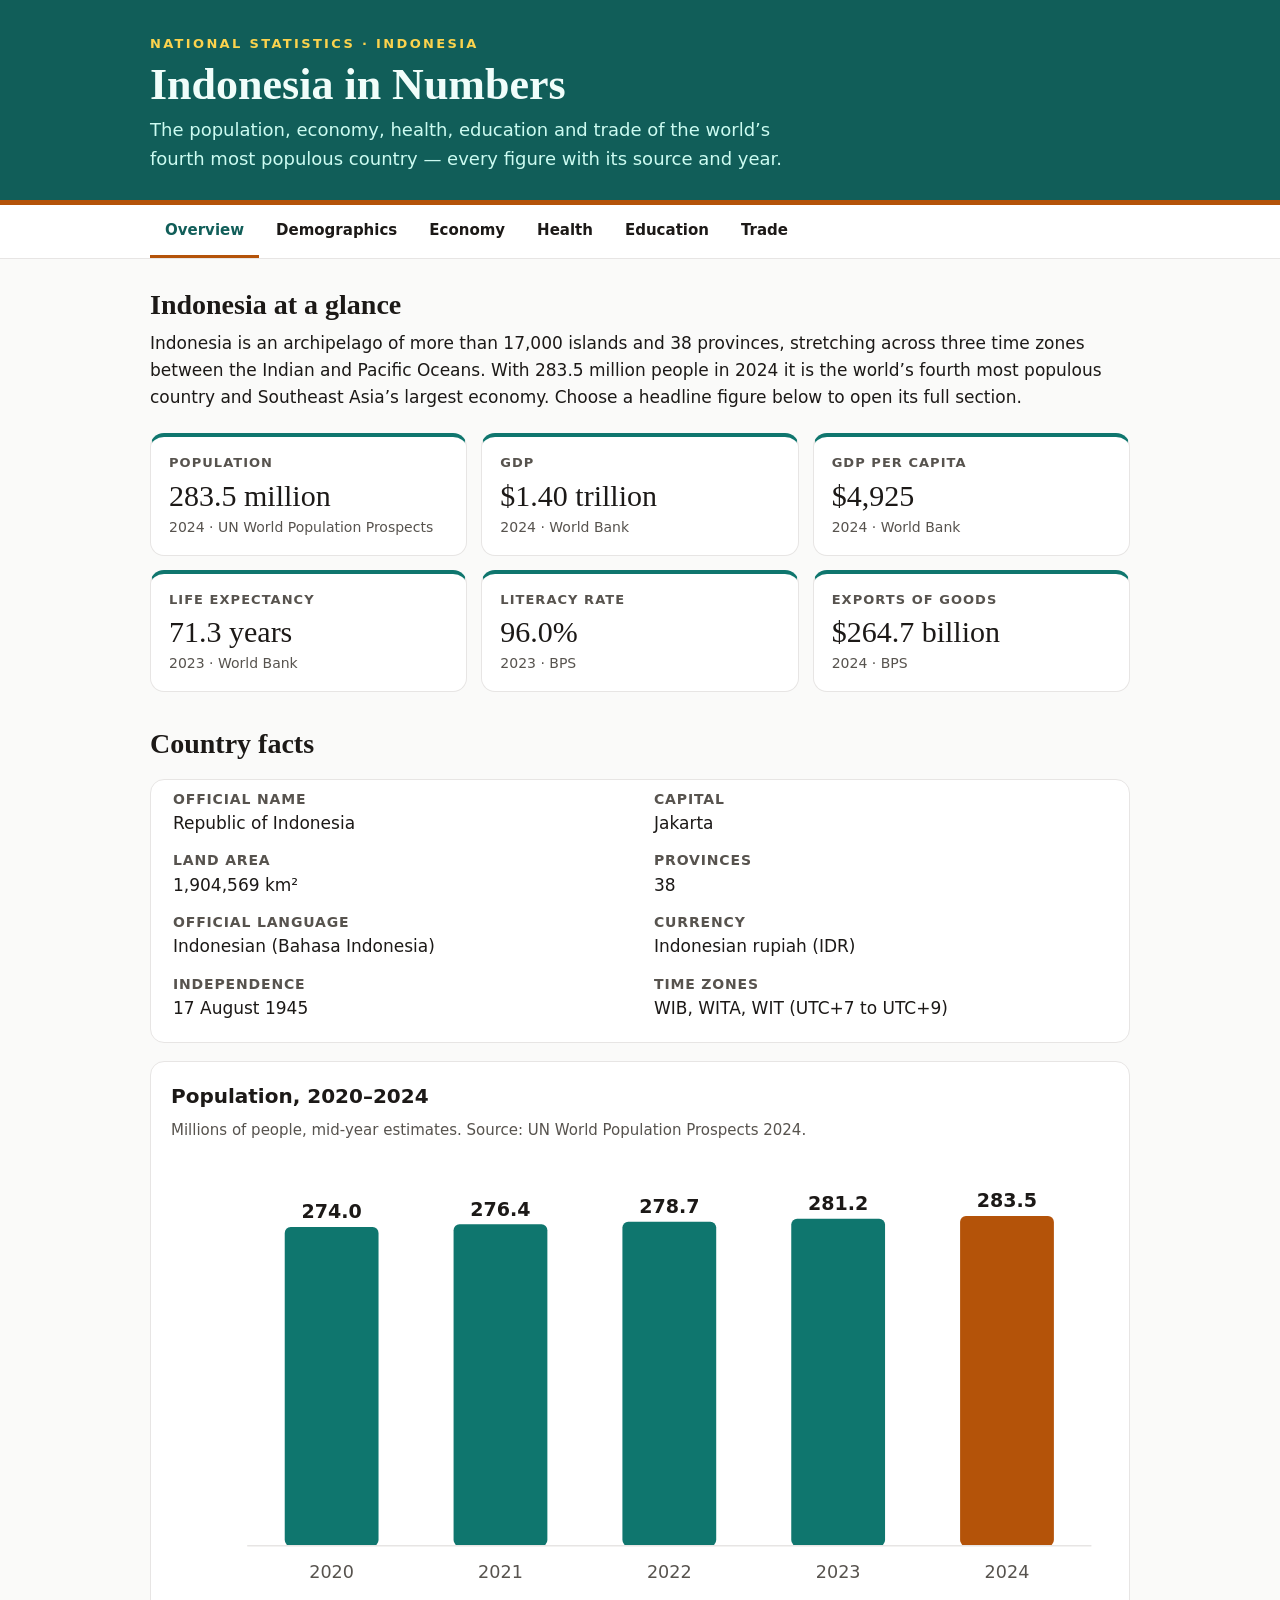
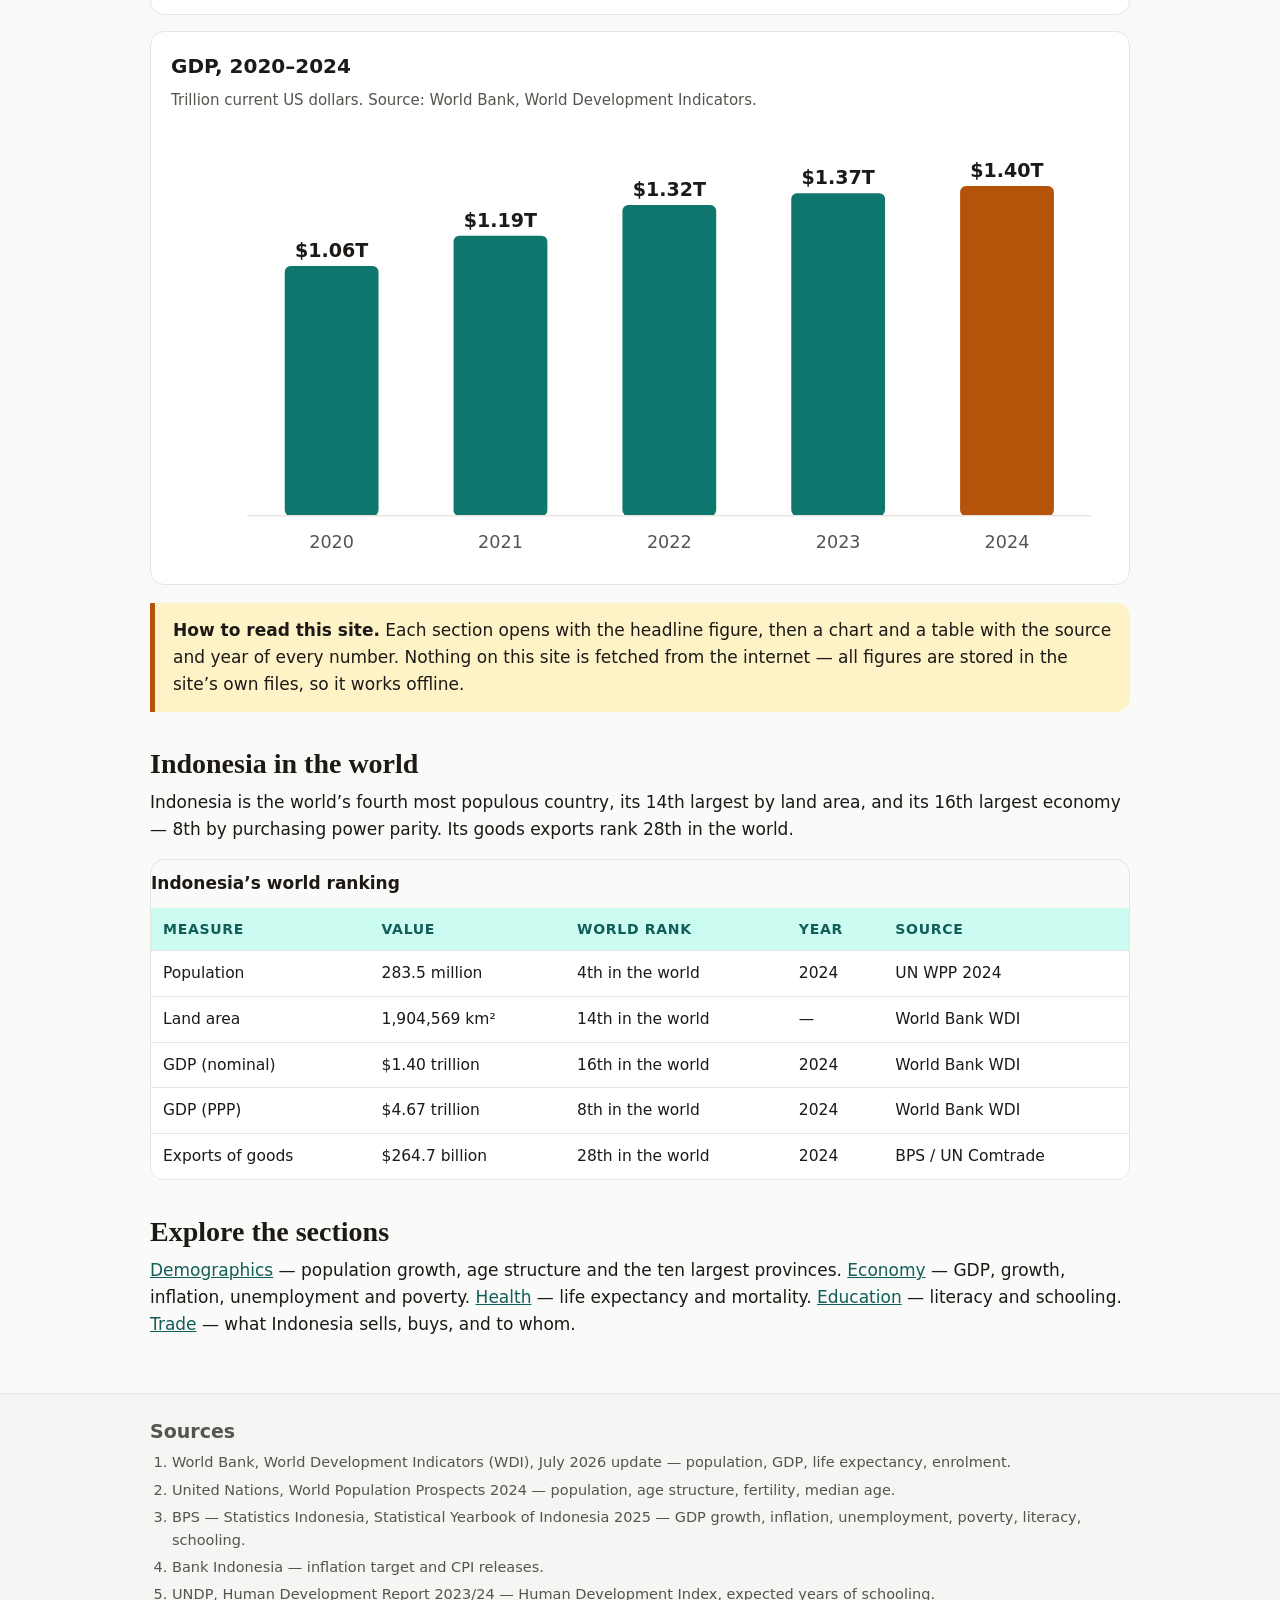
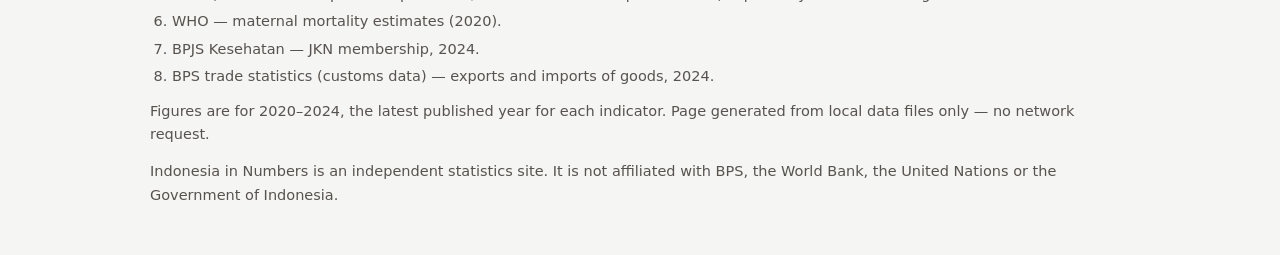
<file: app/index.html>
<!DOCTYPE html>
<html lang="en">
<head>
<meta charset="utf-8">
<meta name="viewport" content="width=device-width, initial-scale=1">
<title>Indonesia in Numbers — National Statistics of Indonesia</title>
<meta name="description" content="Population, economy, health, education and trade statistics for Indonesia, with real figures, sources and years.">
<link rel="stylesheet" href="style.css">
</head>
<body data-page="overview">
<header class="masthead">
  <div class="wrap">
    <p class="kicker">National Statistics · Indonesia</p>
    <h1>Indonesia in Numbers</h1>
    <p class="lede">The population, economy, health, education and trade of the world&rsquo;s fourth most populous country — every figure with its source and year.</p>
  </div>
</header>
<nav class="nav" aria-label="Sections">
  <div class="wrap">
    <ul>
      <li><a href="index.html" aria-current="page">Overview</a></li>
      <li><a href="demographics.html">Demographics</a></li>
      <li><a href="economy.html">Economy</a></li>
      <li><a href="health.html">Health</a></li>
      <li><a href="education.html">Education</a></li>
      <li><a href="trade.html">Trade</a></li>
    </ul>
  </div>
</nav>
<main>
  <div class="wrap">
    <h2>Indonesia at a glance</h2>
    <p>Indonesia is an archipelago of more than 17,000 islands and 38 provinces, stretching across three time zones between the Indian and Pacific Oceans. With 283.5 million people in 2024 it is the world&rsquo;s fourth most populous country and Southeast Asia&rsquo;s largest economy. Choose a headline figure below to open its full section.</p>

    <div class="kpis">
      <a class="kpi" href="demographics.html"><span class="kpi-label">Population</span><span class="kpi-value">283.5 million</span><span class="kpi-detail">2024 · UN World Population Prospects</span></a>
      <a class="kpi" href="economy.html"><span class="kpi-label">GDP</span><span class="kpi-value">$1.40 trillion</span><span class="kpi-detail">2024 · World Bank</span></a>
      <a class="kpi" href="economy.html"><span class="kpi-label">GDP per capita</span><span class="kpi-value">$4,925</span><span class="kpi-detail">2024 · World Bank</span></a>
      <a class="kpi" href="health.html"><span class="kpi-label">Life expectancy</span><span class="kpi-value">71.3 years</span><span class="kpi-detail">2023 · World Bank</span></a>
      <a class="kpi" href="education.html"><span class="kpi-label">Literacy rate</span><span class="kpi-value">96.0%</span><span class="kpi-detail">2023 · BPS</span></a>
      <a class="kpi" href="trade.html"><span class="kpi-label">Exports of goods</span><span class="kpi-value">$264.7 billion</span><span class="kpi-detail">2024 · BPS</span></a>
    </div>

    <h2>Country facts</h2>
    <dl class="facts">
      <div><dt>Official name</dt><dd>Republic of Indonesia</dd></div>
      <div><dt>Capital</dt><dd>Jakarta</dd></div>
      <div><dt>Land area</dt><dd>1,904,569 km&sup2;</dd></div>
      <div><dt>Provinces</dt><dd>38</dd></div>
      <div><dt>Official language</dt><dd>Indonesian (Bahasa Indonesia)</dd></div>
      <div><dt>Currency</dt><dd>Indonesian rupiah (IDR)</dd></div>
      <div><dt>Independence</dt><dd>17 August 1945</dd></div>
      <div><dt>Time zones</dt><dd>WIB, WITA, WIT (UTC+7 to UTC+9)</dd></div>
    </dl>

    <div class="chart-card">
      <h3>Population, 2020–2024</h3>
      <p class="section-note">Millions of people, mid-year estimates. Source: UN World Population Prospects 2024.</p>
      <div id="chart-population"></div>
    </div>

    <div class="chart-card">
      <h3>GDP, 2020–2024</h3>
      <p class="section-note">Trillion current US dollars. Source: World Bank, World Development Indicators.</p>
      <div id="chart-gdp"></div>
    </div>

    <div class="callout">
      <p><strong>How to read this site.</strong> Each section opens with the headline figure, then a chart and a table with the source and year of every number. Nothing on this site is fetched from the internet — all figures are stored in the site&rsquo;s own files, so it works offline.</p>
    </div>

    <h2>Indonesia in the world</h2>
    <p>Indonesia is the world&rsquo;s fourth most populous country, its 14th largest by land area, and its 16th largest economy — 8th by purchasing power parity. Its goods exports rank 28th in the world.</p>
    <div class="table-card">
      <table>
        <caption>Indonesia&rsquo;s world ranking</caption>
        <thead><tr><th>Measure</th><th>Value</th><th>World rank</th><th>Year</th><th>Source</th></tr></thead>
        <tbody id="ranks-body"></tbody>
      </table>
    </div>

    <h2>Explore the sections</h2>
    <p><a href="demographics.html">Demographics</a> — population growth, age structure and the ten largest provinces. <a href="economy.html">Economy</a> — GDP, growth, inflation, unemployment and poverty. <a href="health.html">Health</a> — life expectancy and mortality. <a href="education.html">Education</a> — literacy and schooling. <a href="trade.html">Trade</a> — what Indonesia sells, buys, and to whom.</p>
  </div>
</main>
<footer class="site">
  <div class="wrap">
    <h2>Sources</h2>
    <ol id="sources-list"></ol>
    <p id="data-stamp"></p>
    <p>Indonesia in Numbers is an independent statistics site. It is not affiliated with BPS, the World Bank, the United Nations or the Government of Indonesia.</p>
  </div>
</footer>
<script src="data.js"></script>
<script src="charts.js"></script>
<script src="main.js"></script>
</body>
</html>
</file>
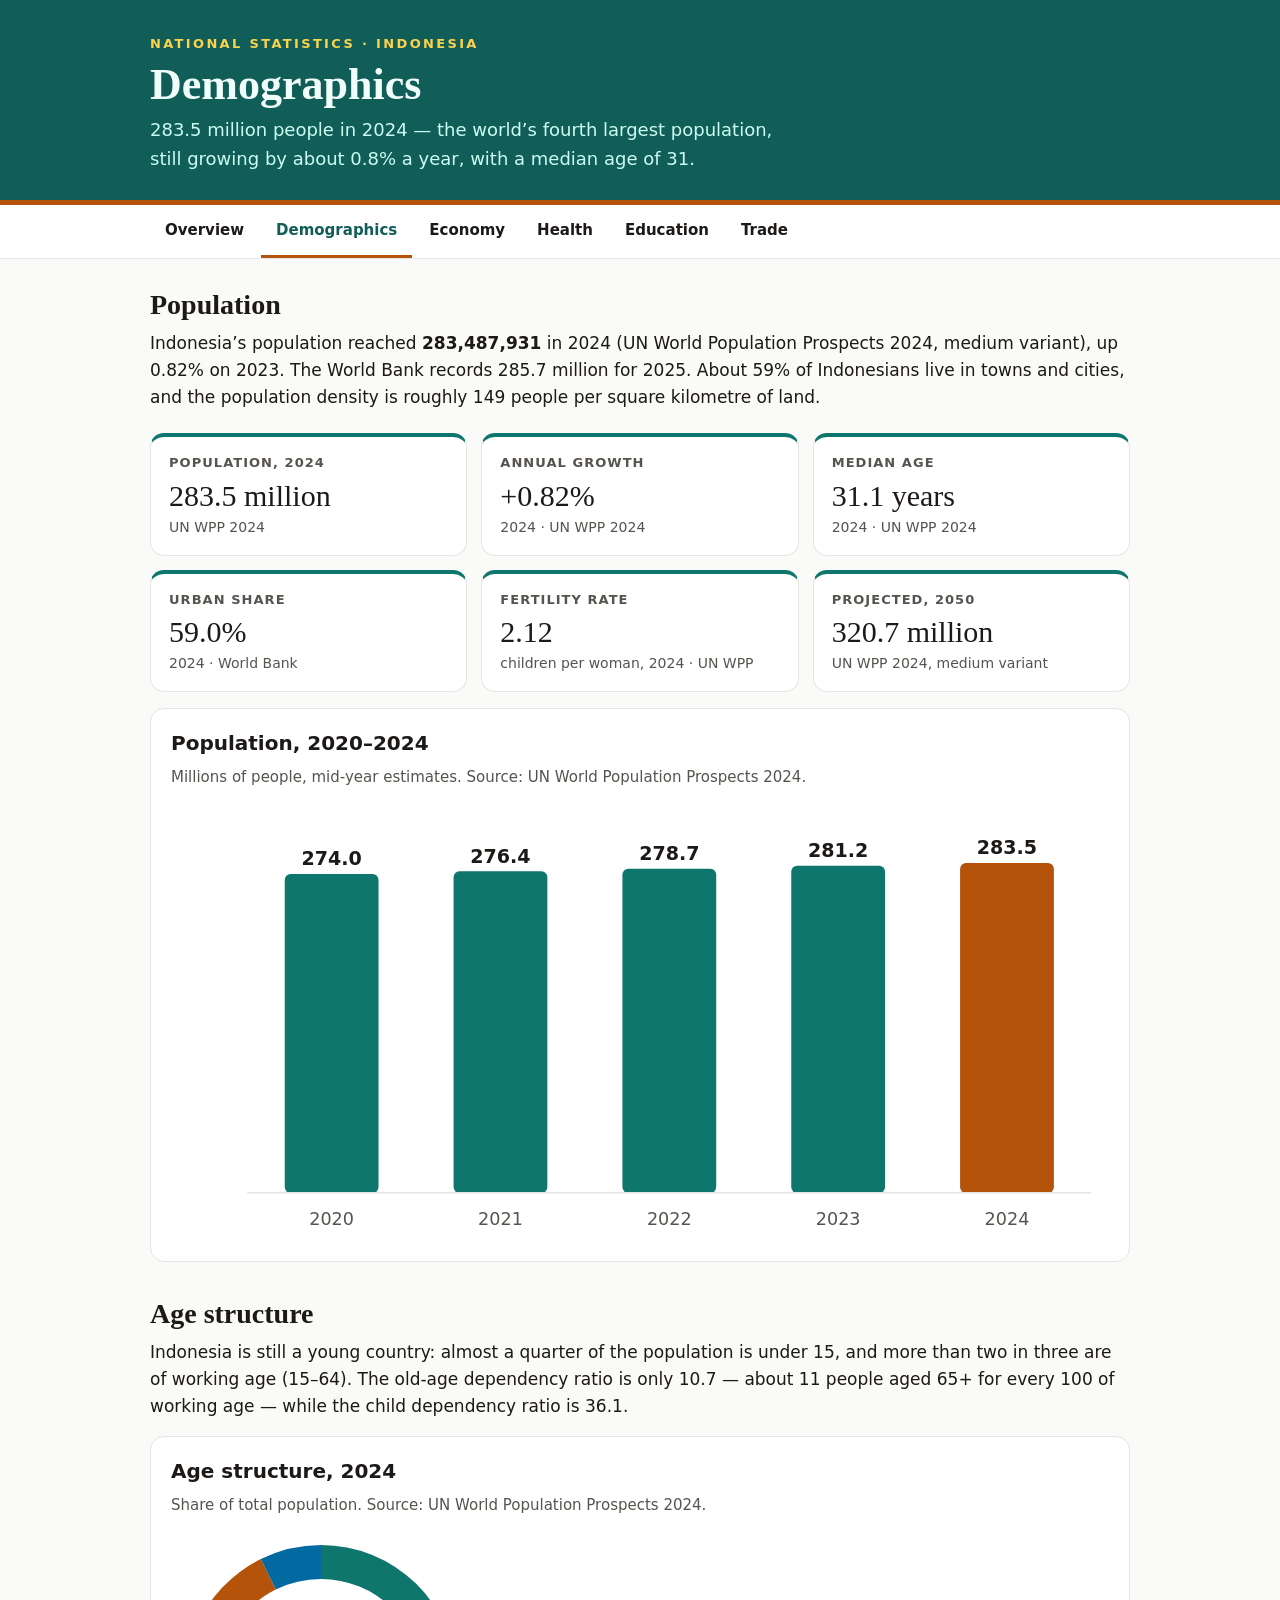
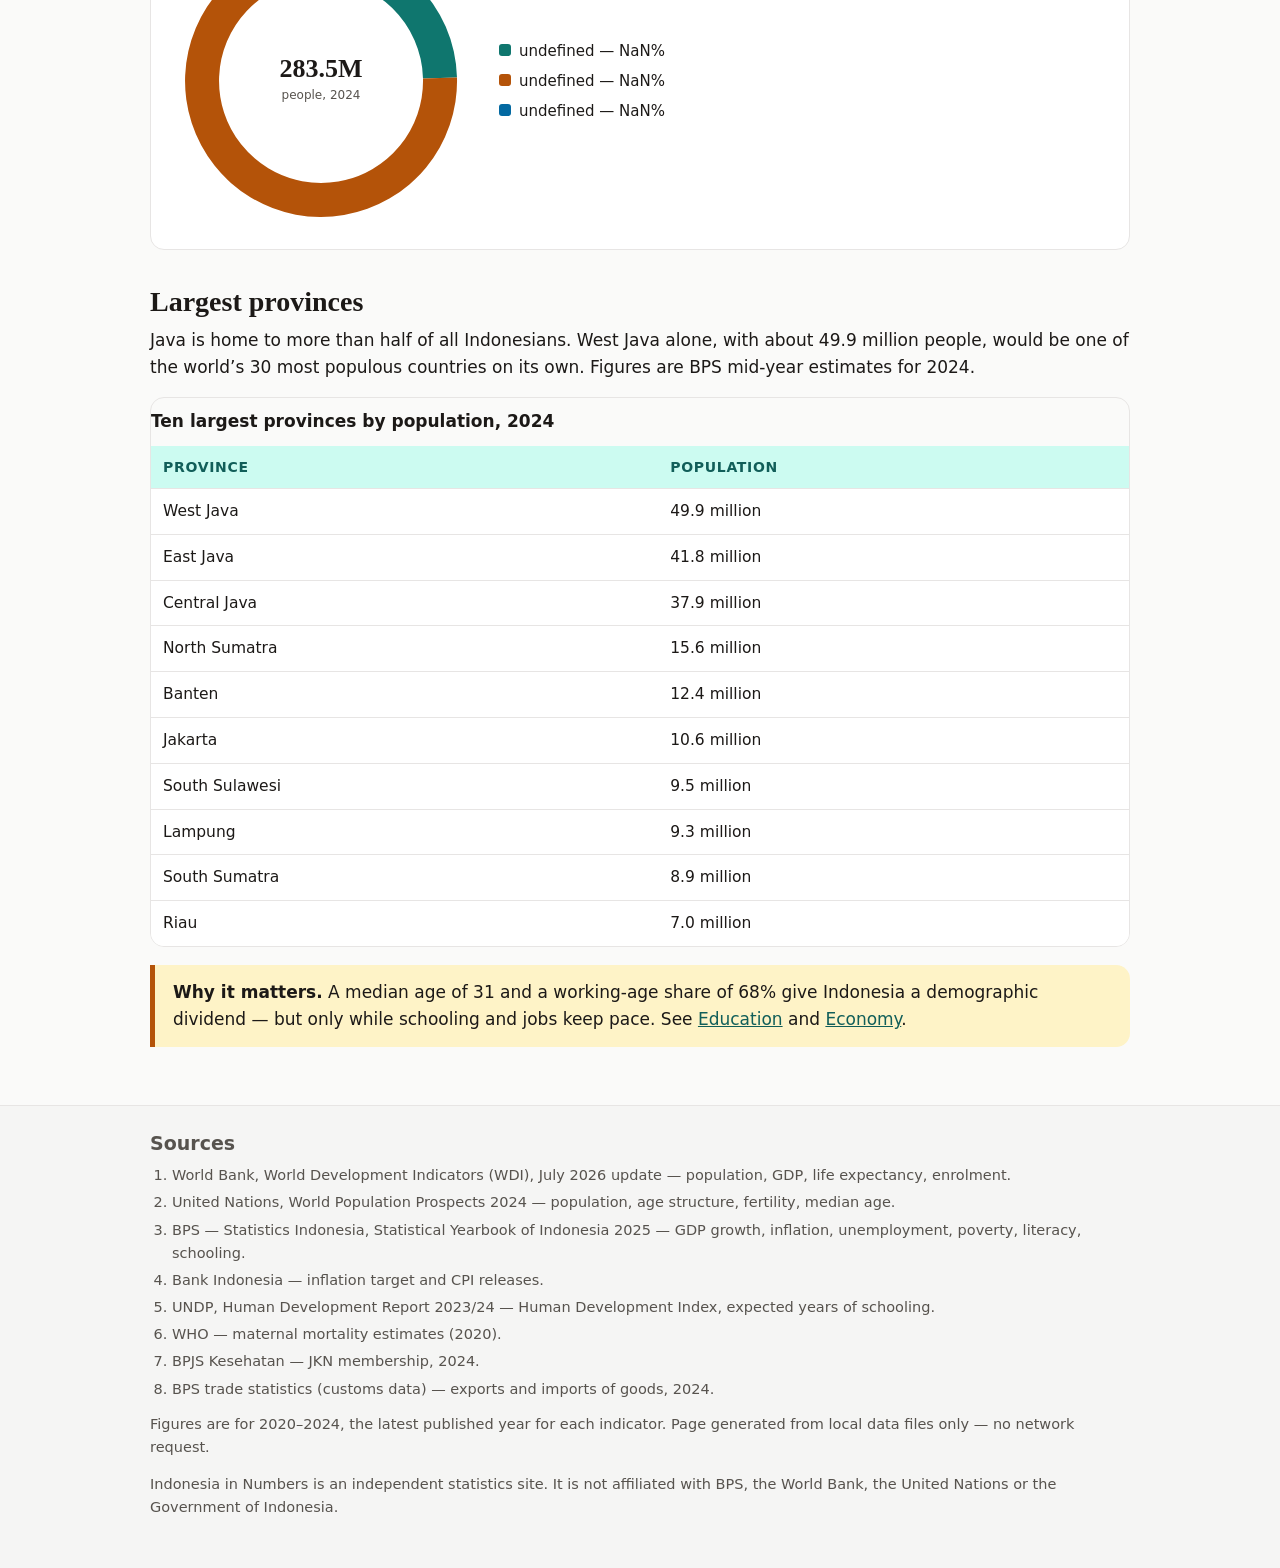
<file: app/demographics.html>
<!DOCTYPE html>
<html lang="en">
<head>
<meta charset="utf-8">
<meta name="viewport" content="width=device-width, initial-scale=1">
<title>Demographics — Indonesia in Numbers</title>
<meta name="description" content="Indonesia's population: 283.5 million people in 2024, age structure, growth and the largest provinces.">
<link rel="stylesheet" href="style.css">
</head>
<body data-page="demographics">
<header class="masthead">
  <div class="wrap">
    <p class="kicker">National Statistics · Indonesia</p>
    <h1>Demographics</h1>
    <p class="lede">283.5 million people in 2024 — the world&rsquo;s fourth largest population, still growing by about 0.8% a year, with a median age of 31.</p>
  </div>
</header>
<nav class="nav" aria-label="Sections">
  <div class="wrap">
    <ul>
      <li><a href="index.html">Overview</a></li>
      <li><a href="demographics.html" aria-current="page">Demographics</a></li>
      <li><a href="economy.html">Economy</a></li>
      <li><a href="health.html">Health</a></li>
      <li><a href="education.html">Education</a></li>
      <li><a href="trade.html">Trade</a></li>
    </ul>
  </div>
</nav>
<main>
  <div class="wrap">
    <h2>Population</h2>
    <p>Indonesia&rsquo;s population reached <strong>283,487,931</strong> in 2024 (UN World Population Prospects 2024, medium variant), up 0.82% on 2023. The World Bank records 285.7 million for 2025. About 59% of Indonesians live in towns and cities, and the population density is roughly 149 people per square kilometre of land.</p>

    <div class="kpis">
      <div class="kpi"><span class="kpi-label">Population, 2024</span><span class="kpi-value">283.5 million</span><span class="kpi-detail">UN WPP 2024</span></div>
      <div class="kpi"><span class="kpi-label">Annual growth</span><span class="kpi-value">+0.82%</span><span class="kpi-detail">2024 · UN WPP 2024</span></div>
      <div class="kpi"><span class="kpi-label">Median age</span><span class="kpi-value">31.1 years</span><span class="kpi-detail">2024 · UN WPP 2024</span></div>
      <div class="kpi"><span class="kpi-label">Urban share</span><span class="kpi-value">59.0%</span><span class="kpi-detail">2024 · World Bank</span></div>
      <div class="kpi"><span class="kpi-label">Fertility rate</span><span class="kpi-value">2.12</span><span class="kpi-detail">children per woman, 2024 · UN WPP</span></div>
      <div class="kpi"><span class="kpi-label">Projected, 2050</span><span class="kpi-value">320.7 million</span><span class="kpi-detail">UN WPP 2024, medium variant</span></div>
    </div>

    <div class="chart-card">
      <h3>Population, 2020–2024</h3>
      <p class="section-note">Millions of people, mid-year estimates. Source: UN World Population Prospects 2024.</p>
      <div id="chart-population"></div>
    </div>

    <h2>Age structure</h2>
    <p>Indonesia is still a young country: almost a quarter of the population is under 15, and more than two in three are of working age (15–64). The old-age dependency ratio is only 10.7 — about 11 people aged 65+ for every 100 of working age — while the child dependency ratio is 36.1.</p>
    <div class="chart-card">
      <h3>Age structure, 2024</h3>
      <p class="section-note">Share of total population. Source: UN World Population Prospects 2024.</p>
      <div class="donut-wrap" id="chart-age"></div>
    </div>

    <h2>Largest provinces</h2>
    <p>Java is home to more than half of all Indonesians. West Java alone, with about 49.9 million people, would be one of the world&rsquo;s 30 most populous countries on its own. Figures are BPS mid-year estimates for 2024.</p>
    <div class="table-card">
      <table>
        <caption>Ten largest provinces by population, 2024</caption>
        <thead><tr><th>Province</th><th>Population</th></tr></thead>
        <tbody id="provinces-body"></tbody>
      </table>
    </div>

    <div class="callout">
      <p><strong>Why it matters.</strong> A median age of 31 and a working-age share of 68% give Indonesia a demographic dividend — but only while schooling and jobs keep pace. See <a href="education.html">Education</a> and <a href="economy.html">Economy</a>.</p>
    </div>
  </div>
</main>
<footer class="site">
  <div class="wrap">
    <h2>Sources</h2>
    <ol id="sources-list"></ol>
    <p id="data-stamp"></p>
    <p>Indonesia in Numbers is an independent statistics site. It is not affiliated with BPS, the World Bank, the United Nations or the Government of Indonesia.</p>
  </div>
</footer>
<script src="data.js"></script>
<script src="charts.js"></script>
<script src="main.js"></script>
</body>
</html>
</file>
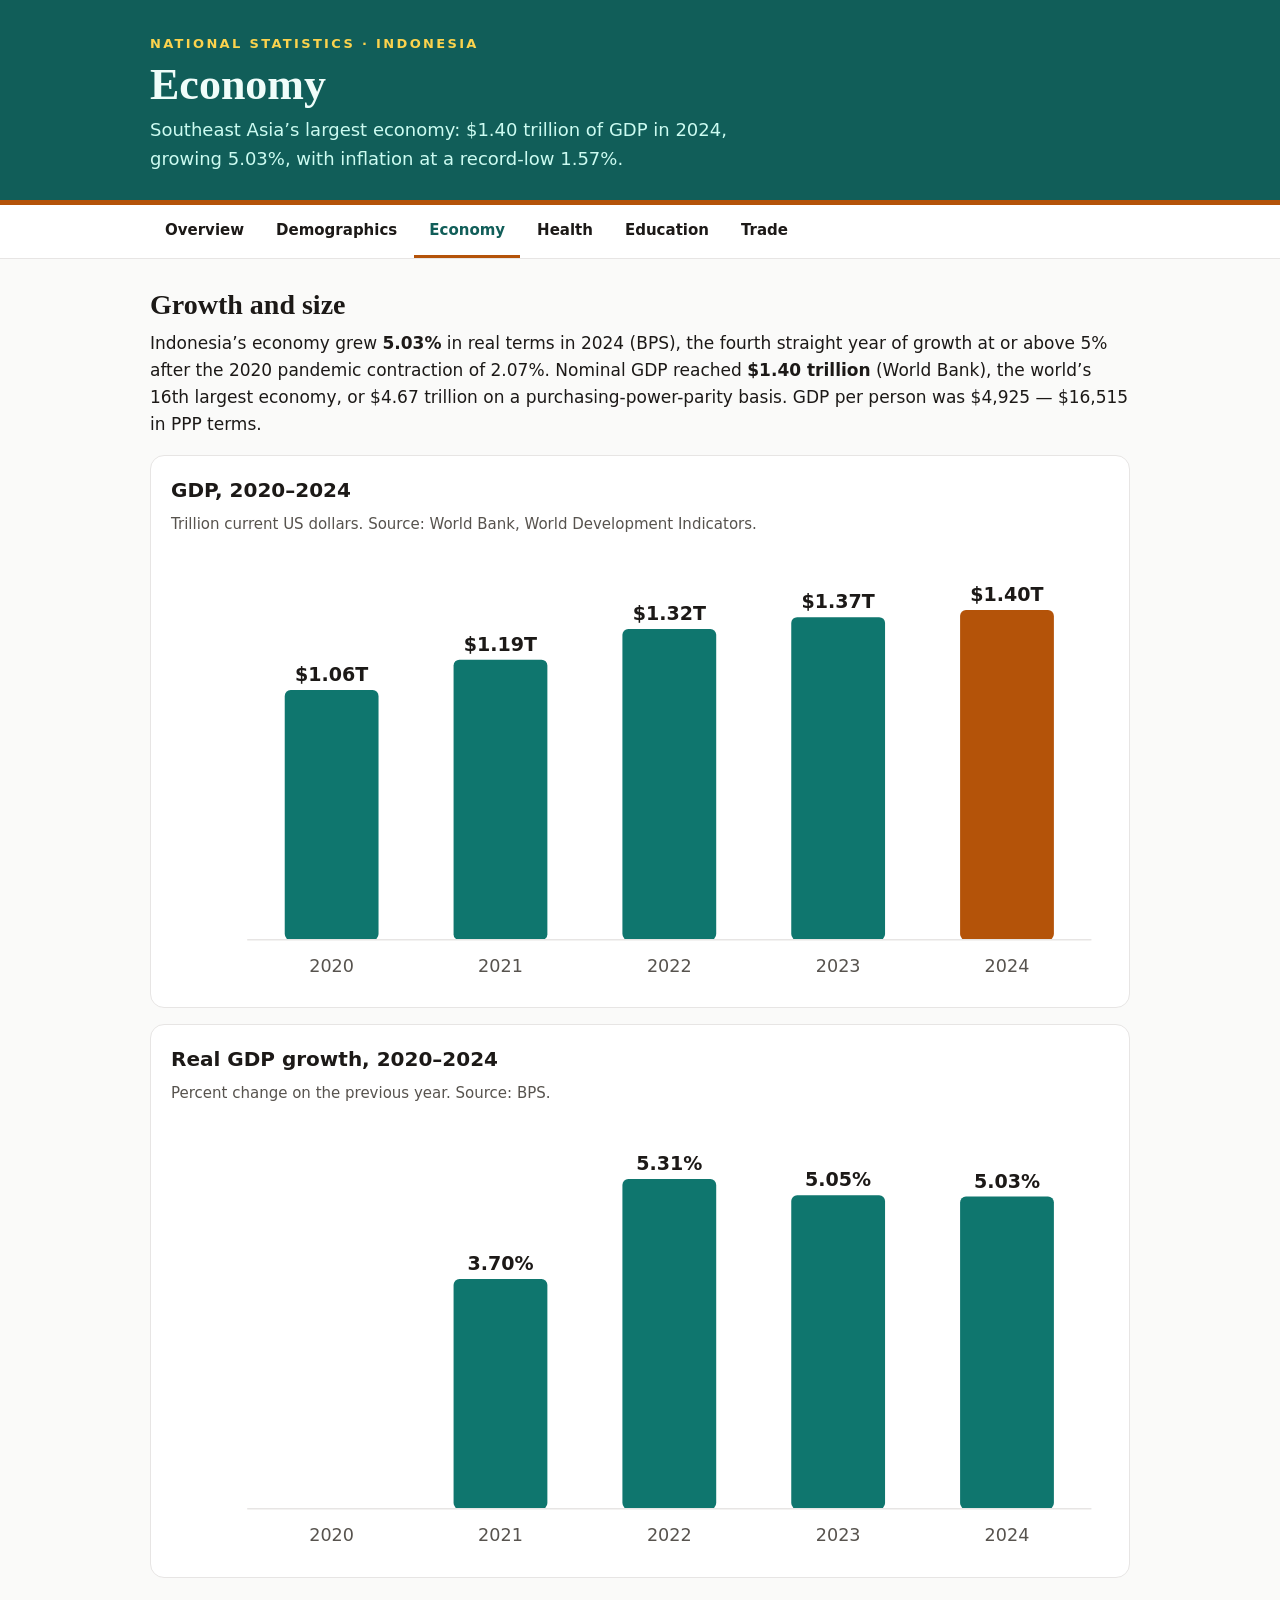
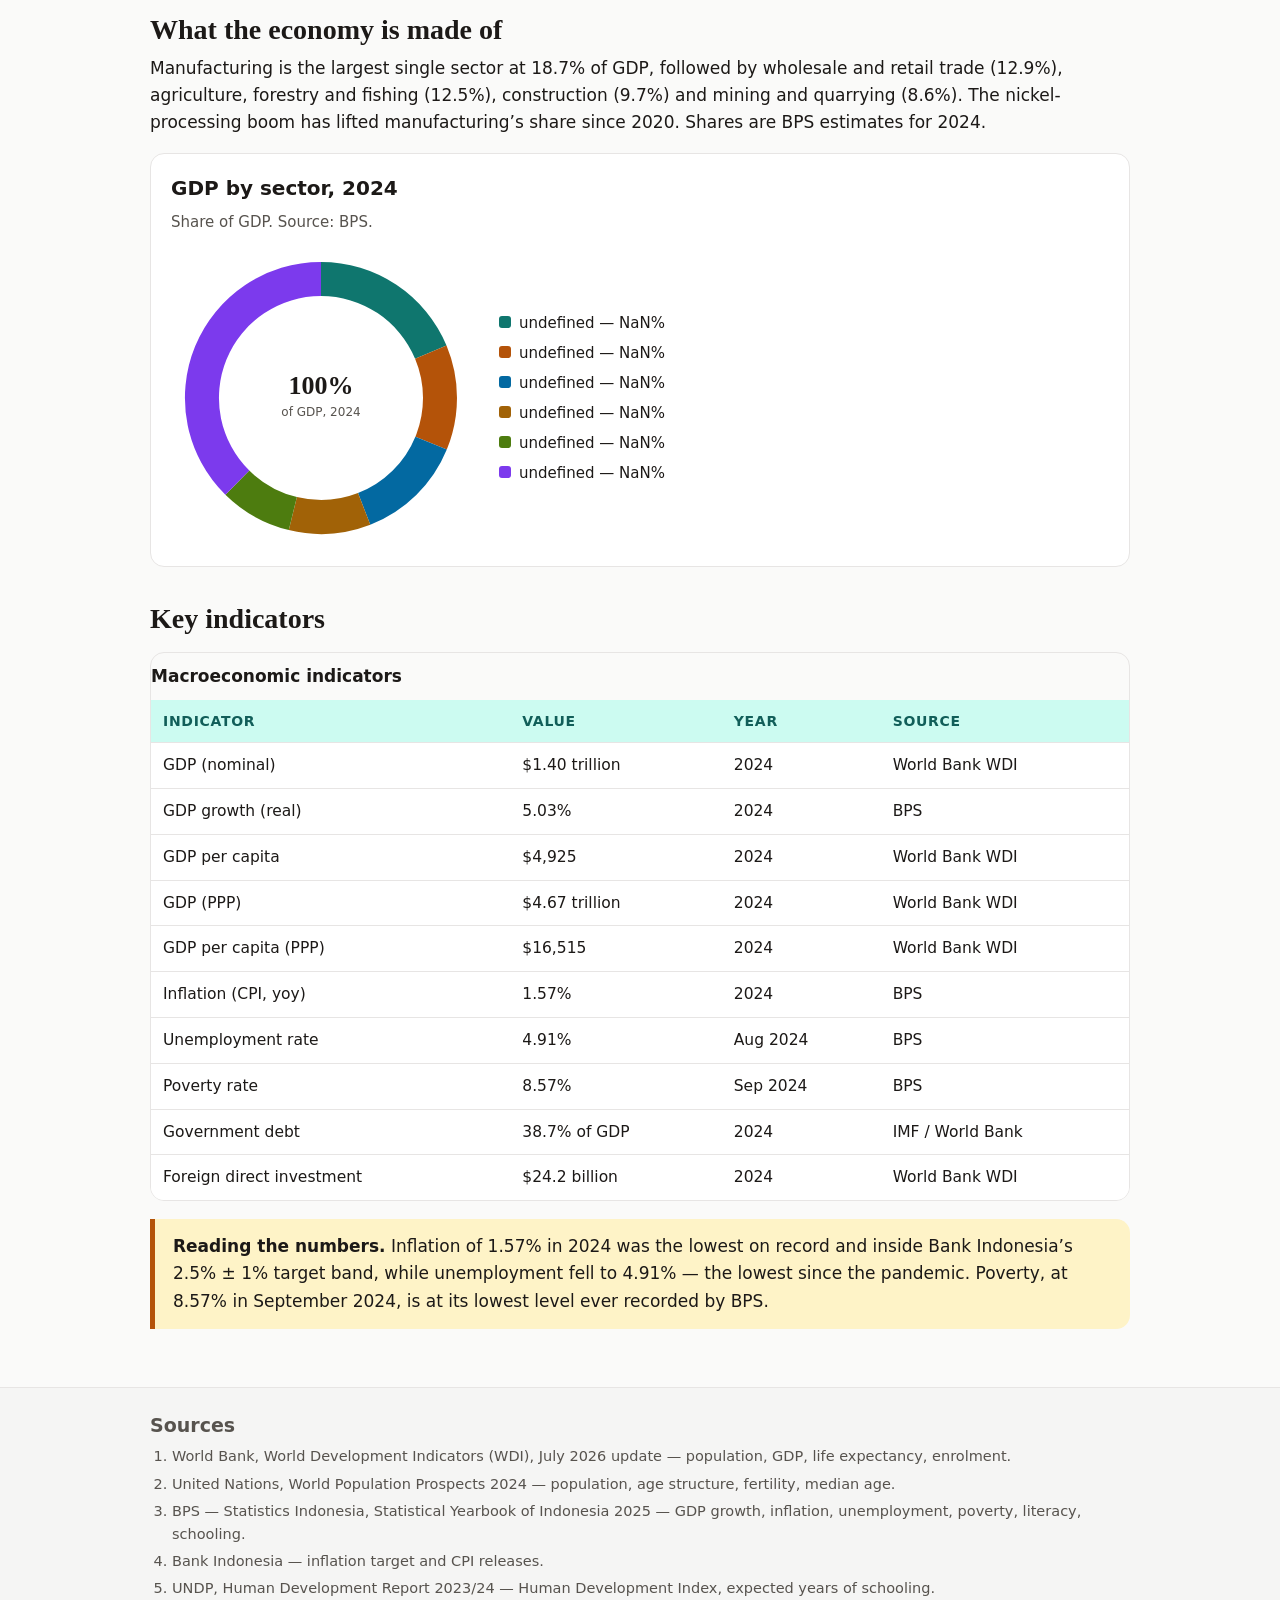
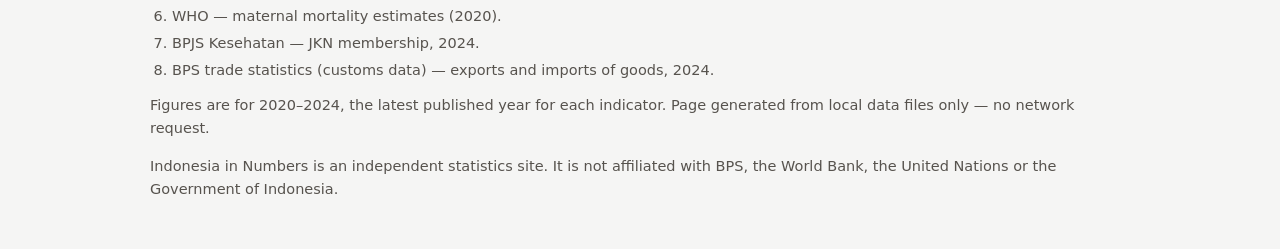
<file: app/economy.html>
<!DOCTYPE html>
<html lang="en">
<head>
<meta charset="utf-8">
<meta name="viewport" content="width=device-width, initial-scale=1">
<title>Economy — Indonesia in Numbers</title>
<meta name="description" content="Indonesia's economy: $1.40 trillion GDP in 2024, 5.03% growth, 1.57% inflation, 4.91% unemployment, and the poverty rate.">
<link rel="stylesheet" href="style.css">
</head>
<body data-page="economy">
<header class="masthead">
  <div class="wrap">
    <p class="kicker">National Statistics · Indonesia</p>
    <h1>Economy</h1>
    <p class="lede">Southeast Asia&rsquo;s largest economy: $1.40 trillion of GDP in 2024, growing 5.03%, with inflation at a record-low 1.57%.</p>
  </div>
</header>
<nav class="nav" aria-label="Sections">
  <div class="wrap">
    <ul>
      <li><a href="index.html">Overview</a></li>
      <li><a href="demographics.html">Demographics</a></li>
      <li><a href="economy.html" aria-current="page">Economy</a></li>
      <li><a href="health.html">Health</a></li>
      <li><a href="education.html">Education</a></li>
      <li><a href="trade.html">Trade</a></li>
    </ul>
  </div>
</nav>
<main>
  <div class="wrap">
    <h2>Growth and size</h2>
    <p>Indonesia&rsquo;s economy grew <strong>5.03%</strong> in real terms in 2024 (BPS), the fourth straight year of growth at or above 5% after the 2020 pandemic contraction of 2.07%. Nominal GDP reached <strong>$1.40 trillion</strong> (World Bank), the world&rsquo;s 16th largest economy, or $4.67 trillion on a purchasing-power-parity basis. GDP per person was $4,925 — $16,515 in PPP terms.</p>

    <div class="chart-card">
      <h3>GDP, 2020–2024</h3>
      <p class="section-note">Trillion current US dollars. Source: World Bank, World Development Indicators.</p>
      <div id="chart-gdp"></div>
    </div>

    <div class="chart-card">
      <h3>Real GDP growth, 2020–2024</h3>
      <p class="section-note">Percent change on the previous year. Source: BPS.</p>
      <div id="chart-growth"></div>
    </div>

    <h2>What the economy is made of</h2>
    <p>Manufacturing is the largest single sector at 18.7% of GDP, followed by wholesale and retail trade (12.9%), agriculture, forestry and fishing (12.5%), construction (9.7%) and mining and quarrying (8.6%). The nickel-processing boom has lifted manufacturing&rsquo;s share since 2020. Shares are BPS estimates for 2024.</p>
    <div class="chart-card">
      <h3>GDP by sector, 2024</h3>
      <p class="section-note">Share of GDP. Source: BPS.</p>
      <div class="donut-wrap" id="chart-sectors"></div>
    </div>

    <h2>Key indicators</h2>
    <div class="table-card">
      <table>
        <caption>Macroeconomic indicators</caption>
        <thead><tr><th>Indicator</th><th>Value</th><th>Year</th><th>Source</th></tr></thead>
        <tbody id="macro-body"></tbody>
      </table>
    </div>

    <div class="callout">
      <p><strong>Reading the numbers.</strong> Inflation of 1.57% in 2024 was the lowest on record and inside Bank Indonesia&rsquo;s 2.5% ± 1% target band, while unemployment fell to 4.91% — the lowest since the pandemic. Poverty, at 8.57% in September 2024, is at its lowest level ever recorded by BPS.</p>
    </div>
  </div>
</main>
<footer class="site">
  <div class="wrap">
    <h2>Sources</h2>
    <ol id="sources-list"></ol>
    <p id="data-stamp"></p>
    <p>Indonesia in Numbers is an independent statistics site. It is not affiliated with BPS, the World Bank, the United Nations or the Government of Indonesia.</p>
  </div>
</footer>
<script src="data.js"></script>
<script src="charts.js"></script>
<script src="main.js"></script>
</body>
</html>
</file>
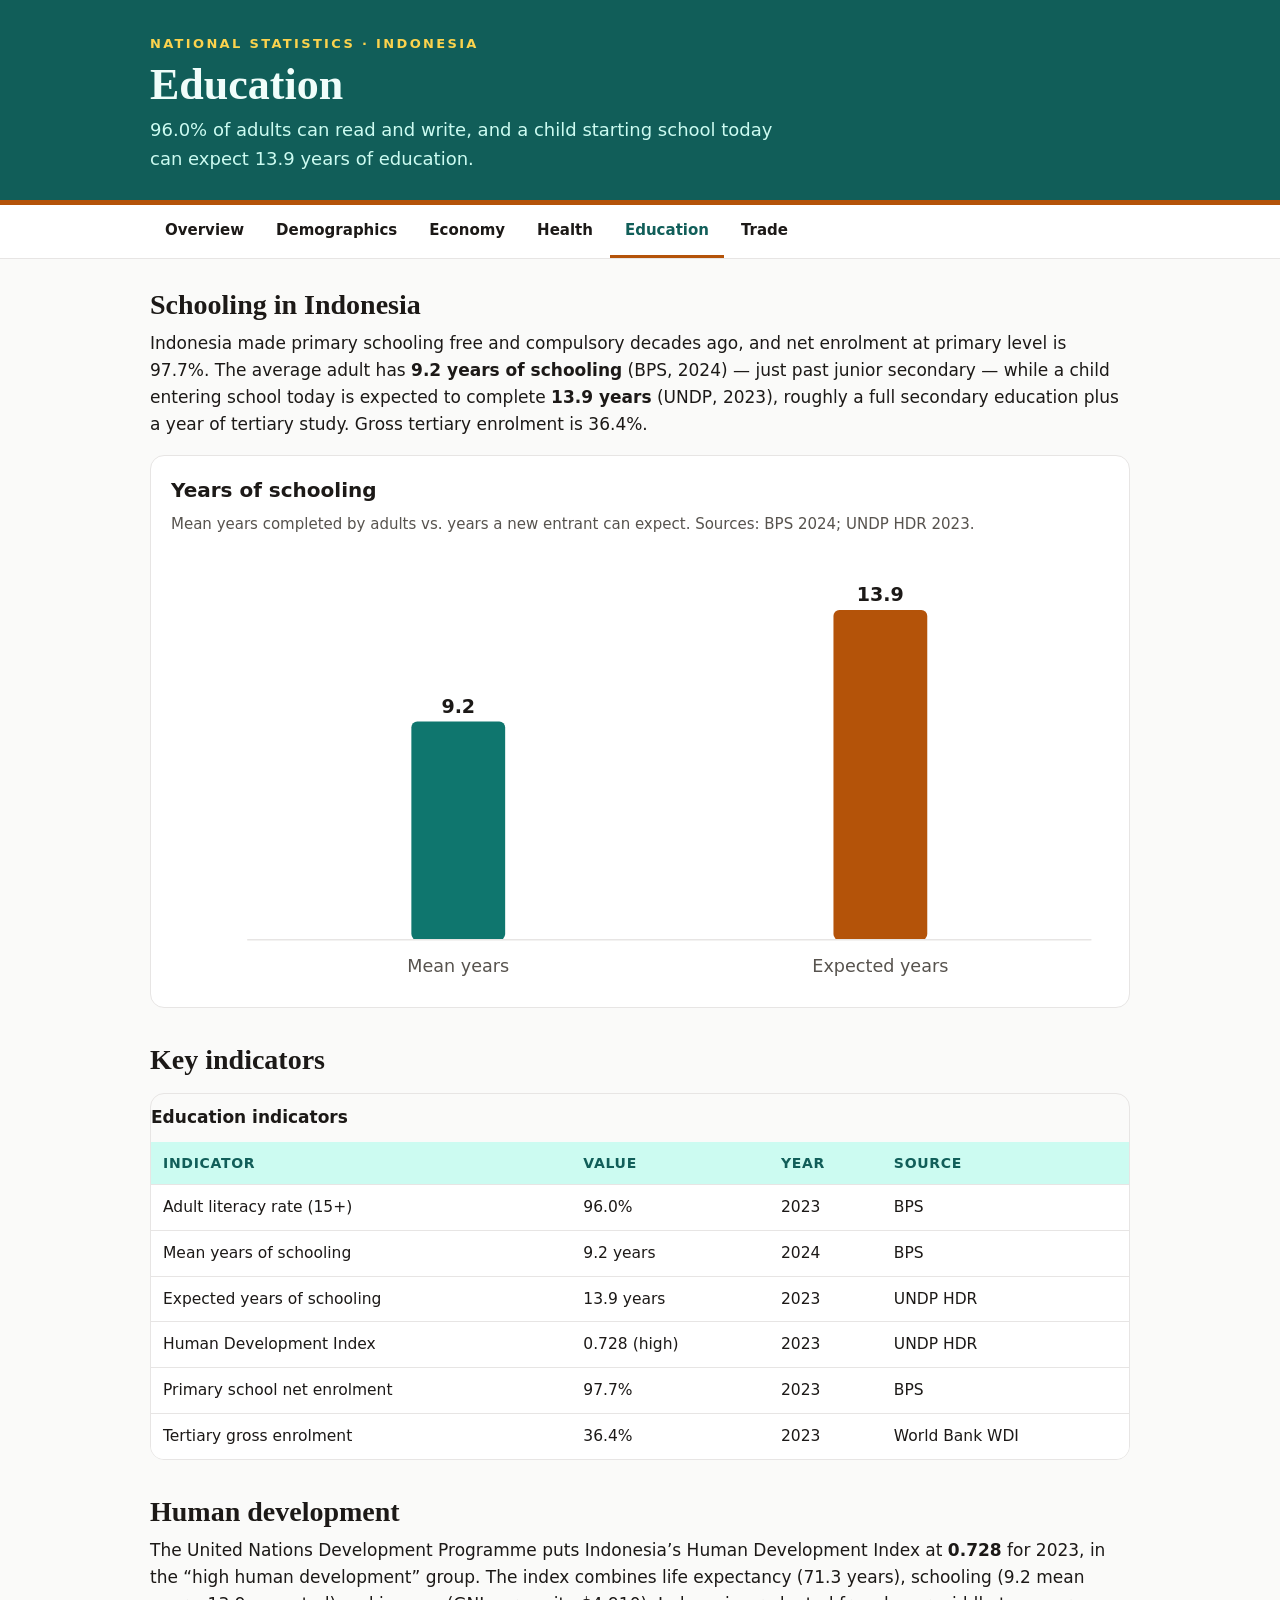
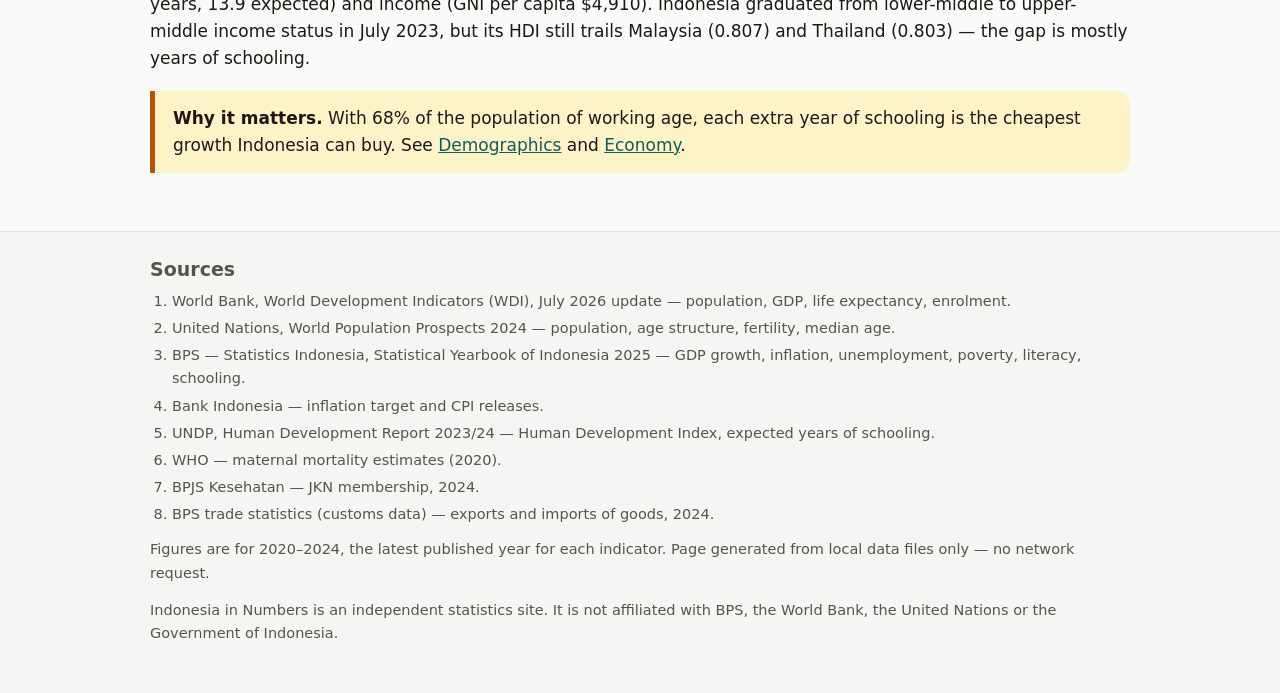
<file: app/education.html>
<!DOCTYPE html>
<html lang="en">
<head>
<meta charset="utf-8">
<meta name="viewport" content="width=device-width, initial-scale=1">
<title>Education — Indonesia in Numbers</title>
<meta name="description" content="Education in Indonesia: 96.0% adult literacy, 9.2 mean years of schooling, and a Human Development Index of 0.728.">
<link rel="stylesheet" href="style.css">
</head>
<body data-page="education">
<header class="masthead">
  <div class="wrap">
    <p class="kicker">National Statistics · Indonesia</p>
    <h1>Education</h1>
    <p class="lede">96.0% of adults can read and write, and a child starting school today can expect 13.9 years of education.</p>
  </div>
</header>
<nav class="nav" aria-label="Sections">
  <div class="wrap">
    <ul>
      <li><a href="index.html">Overview</a></li>
      <li><a href="demographics.html">Demographics</a></li>
      <li><a href="economy.html">Economy</a></li>
      <li><a href="health.html">Health</a></li>
      <li><a href="education.html" aria-current="page">Education</a></li>
      <li><a href="trade.html">Trade</a></li>
    </ul>
  </div>
</nav>
<main>
  <div class="wrap">
    <h2>Schooling in Indonesia</h2>
    <p>Indonesia made primary schooling free and compulsory decades ago, and net enrolment at primary level is 97.7%. The average adult has <strong>9.2 years of schooling</strong> (BPS, 2024) — just past junior secondary — while a child entering school today is expected to complete <strong>13.9 years</strong> (UNDP, 2023), roughly a full secondary education plus a year of tertiary study. Gross tertiary enrolment is 36.4%.</p>

    <div class="chart-card">
      <h3>Years of schooling</h3>
      <p class="section-note">Mean years completed by adults vs. years a new entrant can expect. Sources: BPS 2024; UNDP HDR 2023.</p>
      <div id="chart-schooling"></div>
    </div>

    <h2>Key indicators</h2>
    <div class="table-card">
      <table>
        <caption>Education indicators</caption>
        <thead><tr><th>Indicator</th><th>Value</th><th>Year</th><th>Source</th></tr></thead>
        <tbody id="education-body"></tbody>
      </table>
    </div>

    <h2>Human development</h2>
    <p>The United Nations Development Programme puts Indonesia&rsquo;s Human Development Index at <strong>0.728</strong> for 2023, in the &ldquo;high human development&rdquo; group. The index combines life expectancy (71.3 years), schooling (9.2 mean years, 13.9 expected) and income (GNI per capita $4,910). Indonesia graduated from lower-middle to upper-middle income status in July 2023, but its HDI still trails Malaysia (0.807) and Thailand (0.803) — the gap is mostly years of schooling.</p>

    <div class="callout">
      <p><strong>Why it matters.</strong> With 68% of the population of working age, each extra year of schooling is the cheapest growth Indonesia can buy. See <a href="demographics.html">Demographics</a> and <a href="economy.html">Economy</a>.</p>
    </div>
  </div>
</main>
<footer class="site">
  <div class="wrap">
    <h2>Sources</h2>
    <ol id="sources-list"></ol>
    <p id="data-stamp"></p>
    <p>Indonesia in Numbers is an independent statistics site. It is not affiliated with BPS, the World Bank, the United Nations or the Government of Indonesia.</p>
  </div>
</footer>
<script src="data.js"></script>
<script src="charts.js"></script>
<script src="main.js"></script>
</body>
</html>
</file>
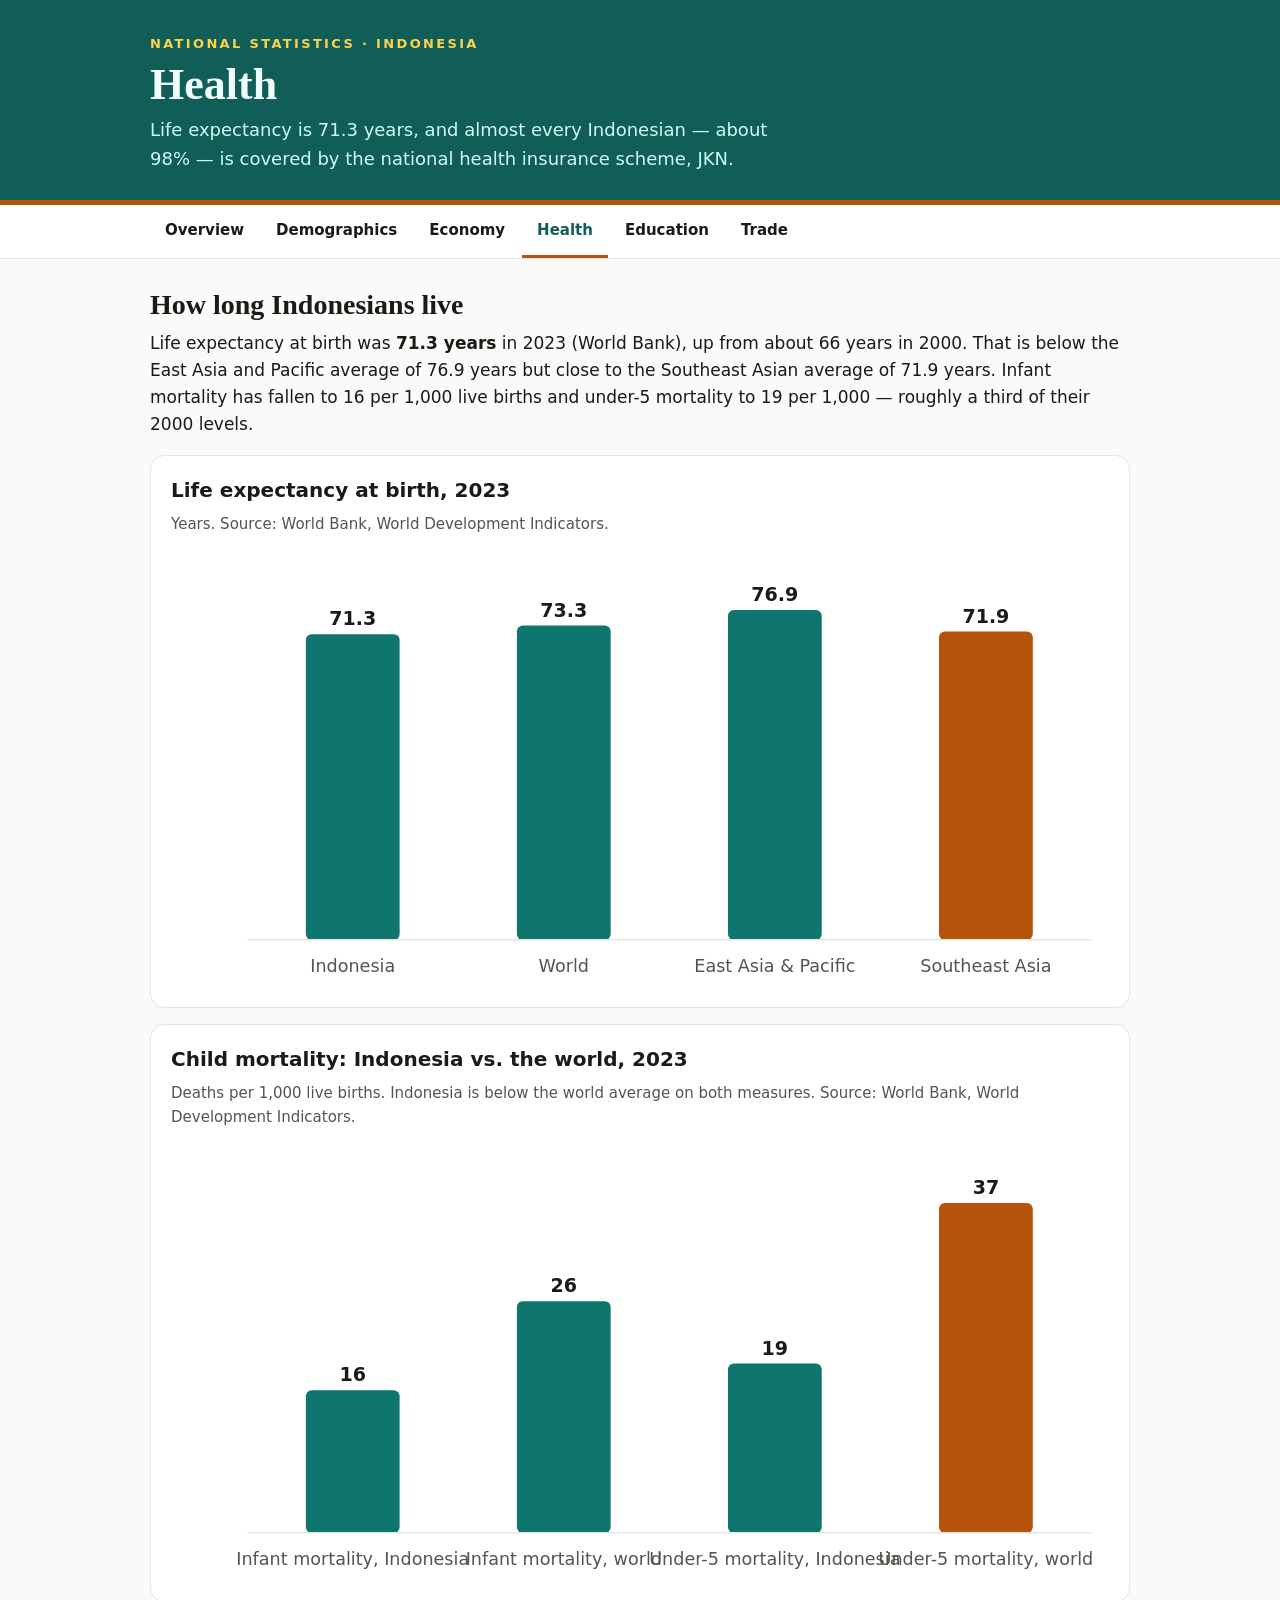
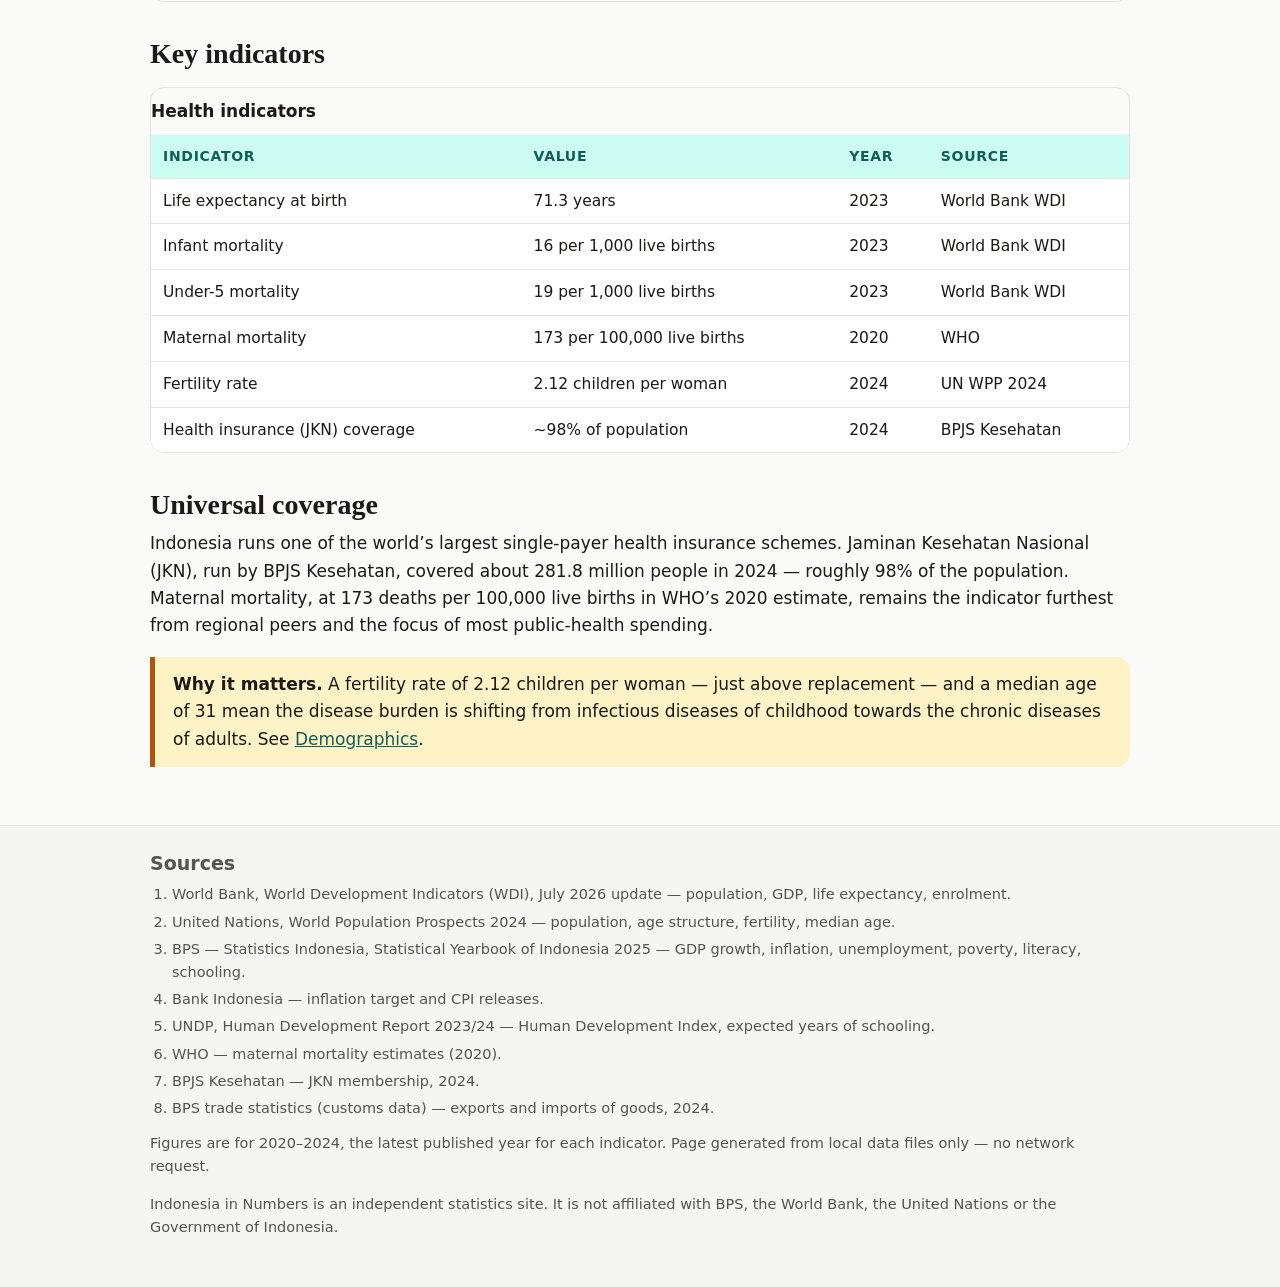
<file: app/health.html>
<!DOCTYPE html>
<html lang="en">
<head>
<meta charset="utf-8">
<meta name="viewport" content="width=device-width, initial-scale=1">
<title>Health — Indonesia in Numbers</title>
<meta name="description" content="Health in Indonesia: life expectancy 71.3 years, infant and under-5 mortality, maternal mortality, and near-universal health insurance.">
<link rel="stylesheet" href="style.css">
</head>
<body data-page="health">
<header class="masthead">
  <div class="wrap">
    <p class="kicker">National Statistics · Indonesia</p>
    <h1>Health</h1>
    <p class="lede">Life expectancy is 71.3 years, and almost every Indonesian — about 98% — is covered by the national health insurance scheme, JKN.</p>
  </div>
</header>
<nav class="nav" aria-label="Sections">
  <div class="wrap">
    <ul>
      <li><a href="index.html">Overview</a></li>
      <li><a href="demographics.html">Demographics</a></li>
      <li><a href="economy.html">Economy</a></li>
      <li><a href="health.html" aria-current="page">Health</a></li>
      <li><a href="education.html">Education</a></li>
      <li><a href="trade.html">Trade</a></li>
    </ul>
  </div>
</nav>
<main>
  <div class="wrap">
    <h2>How long Indonesians live</h2>
    <p>Life expectancy at birth was <strong>71.3 years</strong> in 2023 (World Bank), up from about 66 years in 2000. That is below the East Asia and Pacific average of 76.9 years but close to the Southeast Asian average of 71.9 years. Infant mortality has fallen to 16 per 1,000 live births and under-5 mortality to 19 per 1,000 — roughly a third of their 2000 levels.</p>

    <div class="chart-card">
      <h3>Life expectancy at birth, 2023</h3>
      <p class="section-note">Years. Source: World Bank, World Development Indicators.</p>
      <div id="chart-life"></div>
    </div>

    <div class="chart-card">
      <h3>Child mortality: Indonesia vs. the world, 2023</h3>
      <p class="section-note">Deaths per 1,000 live births. Indonesia is below the world average on both measures. Source: World Bank, World Development Indicators.</p>
      <div id="chart-mortality"></div>
    </div>

    <h2>Key indicators</h2>
    <div class="table-card">
      <table>
        <caption>Health indicators</caption>
        <thead><tr><th>Indicator</th><th>Value</th><th>Year</th><th>Source</th></tr></thead>
        <tbody id="health-body"></tbody>
      </table>
    </div>

    <h2>Universal coverage</h2>
    <p>Indonesia runs one of the world&rsquo;s largest single-payer health insurance schemes. Jaminan Kesehatan Nasional (JKN), run by BPJS Kesehatan, covered about 281.8 million people in 2024 — roughly 98% of the population. Maternal mortality, at 173 deaths per 100,000 live births in WHO&rsquo;s 2020 estimate, remains the indicator furthest from regional peers and the focus of most public-health spending.</p>

    <div class="callout">
      <p><strong>Why it matters.</strong> A fertility rate of 2.12 children per woman — just above replacement — and a median age of 31 mean the disease burden is shifting from infectious diseases of childhood towards the chronic diseases of adults. See <a href="demographics.html">Demographics</a>.</p>
    </div>
  </div>
</main>
<footer class="site">
  <div class="wrap">
    <h2>Sources</h2>
    <ol id="sources-list"></ol>
    <p id="data-stamp"></p>
    <p>Indonesia in Numbers is an independent statistics site. It is not affiliated with BPS, the World Bank, the United Nations or the Government of Indonesia.</p>
  </div>
</footer>
<script src="data.js"></script>
<script src="charts.js"></script>
<script src="main.js"></script>
</body>
</html>
</file>
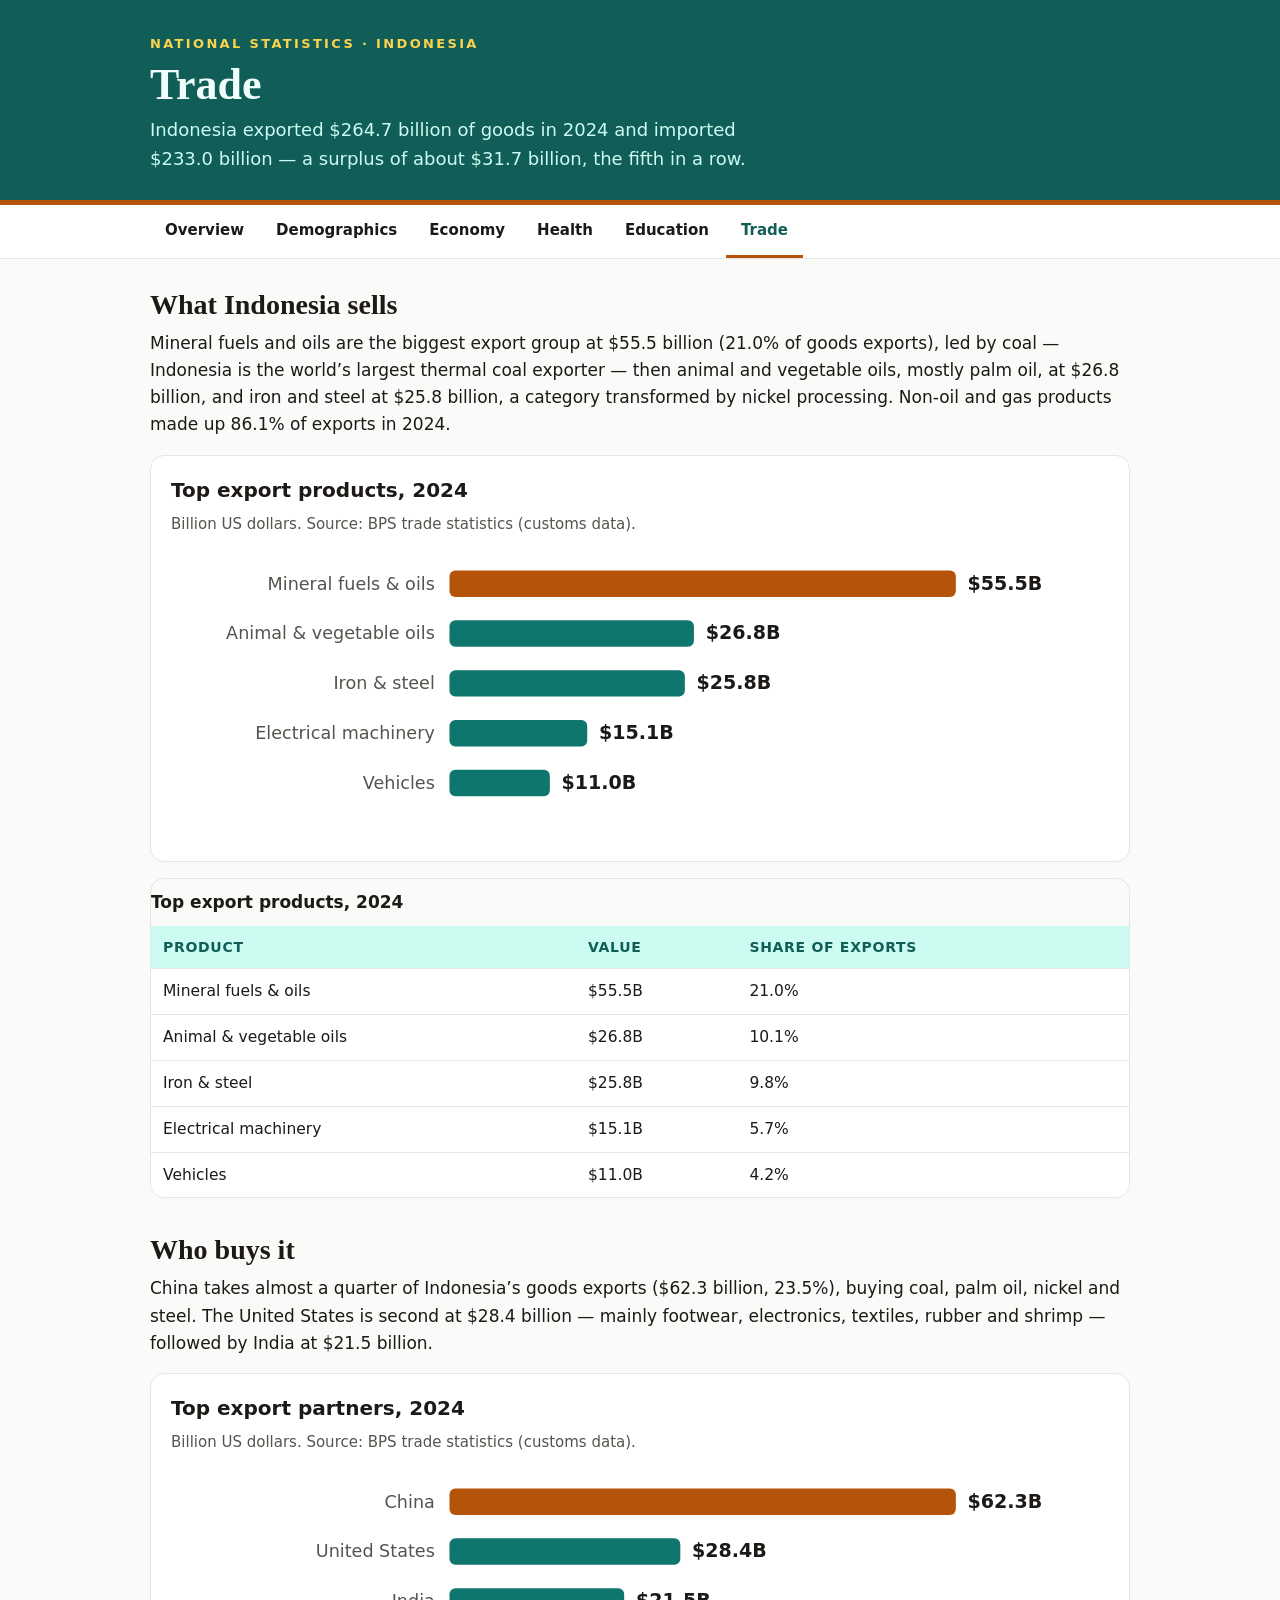
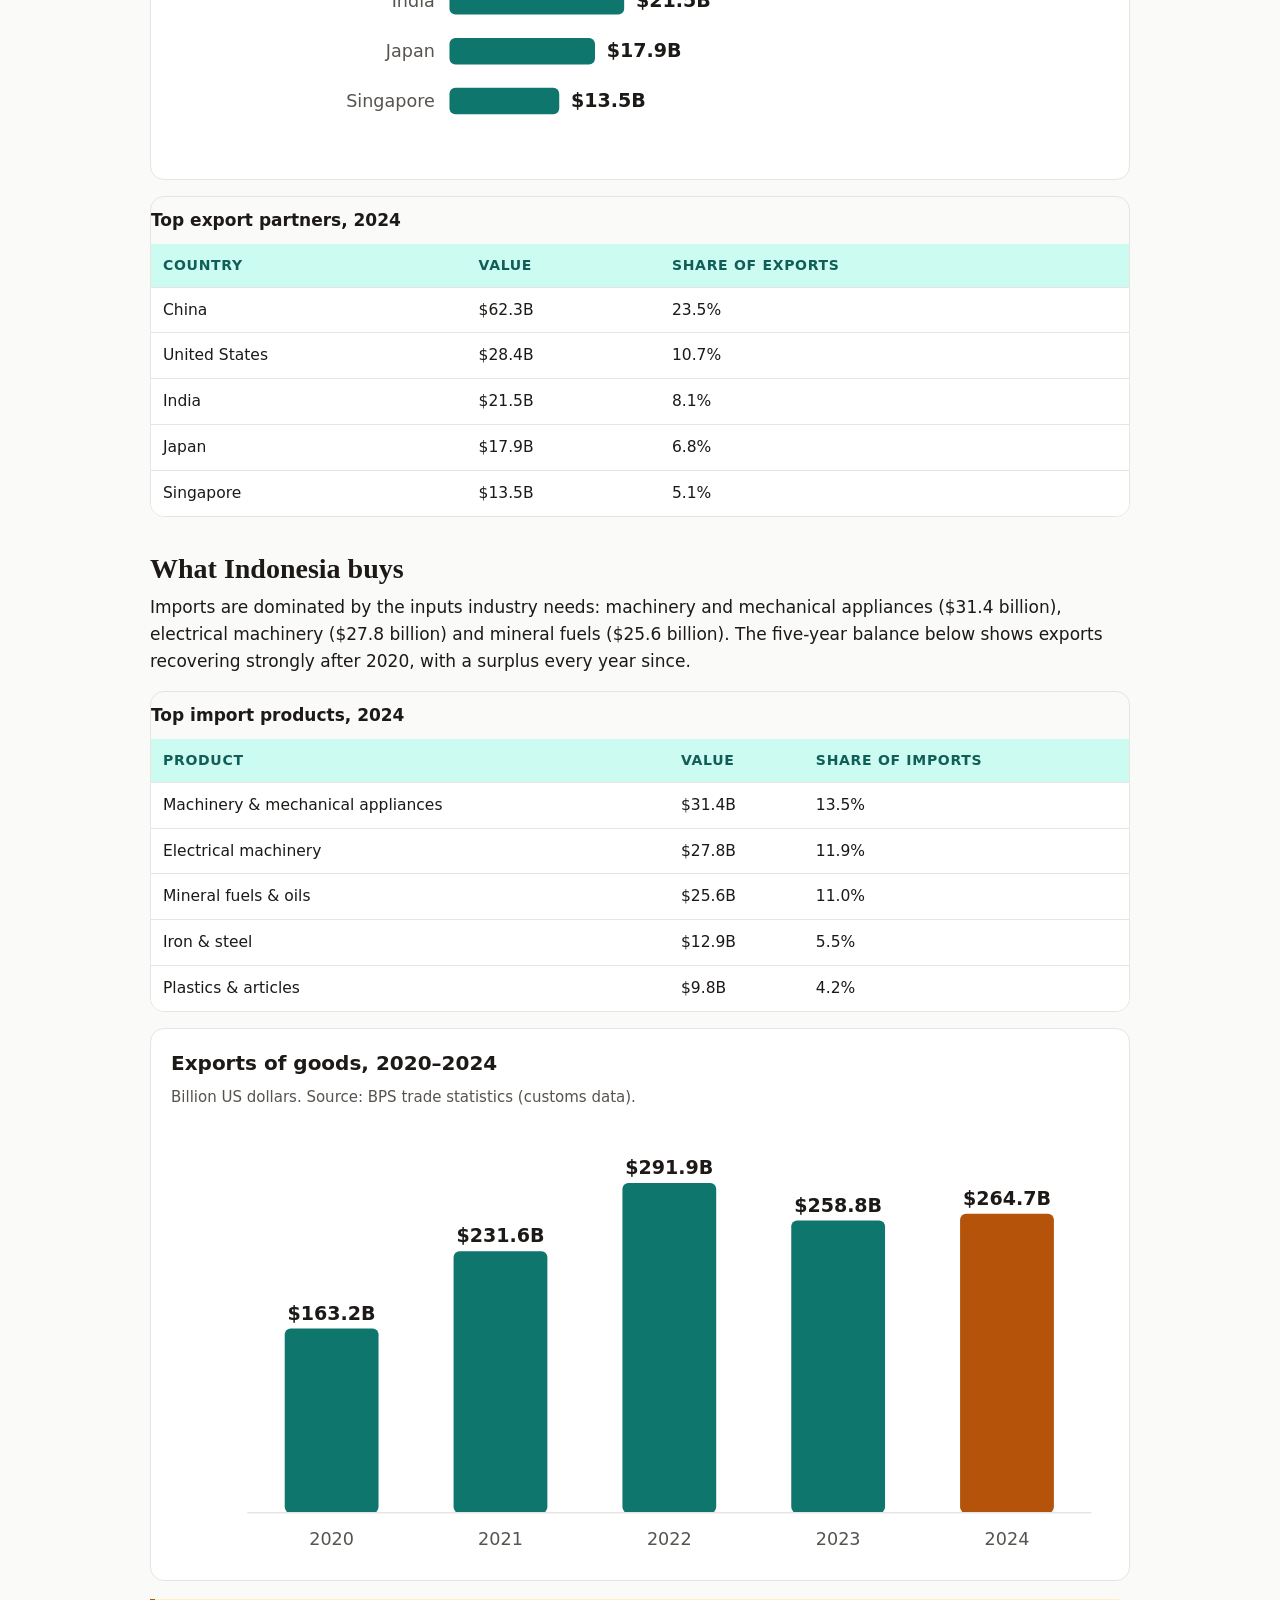
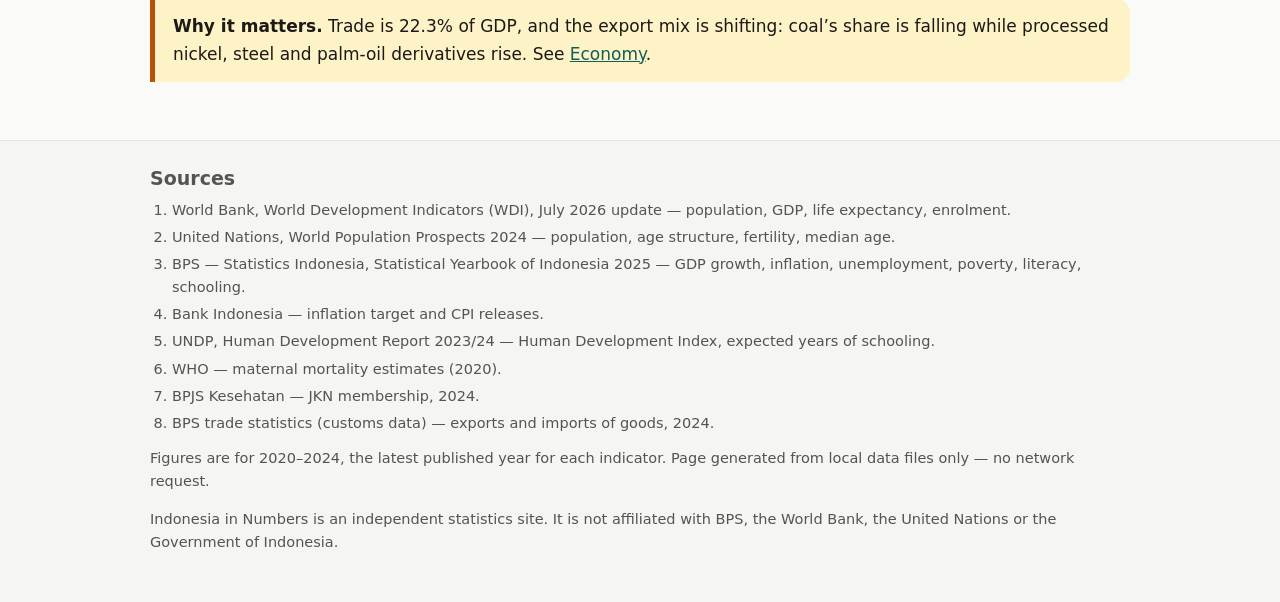
<file: app/trade.html>
<!DOCTYPE html>
<html lang="en">
<head>
<meta charset="utf-8">
<meta name="viewport" content="width=device-width, initial-scale=1">
<title>Trade — Indonesia in Numbers</title>
<meta name="description" content="Indonesia's trade: $264.7 billion of exports in 2024, led by mineral fuels, palm oil and iron and steel; China is the largest partner.">
<link rel="stylesheet" href="style.css">
</head>
<body data-page="trade">
<header class="masthead">
  <div class="wrap">
    <p class="kicker">National Statistics · Indonesia</p>
    <h1>Trade</h1>
    <p class="lede">Indonesia exported $264.7 billion of goods in 2024 and imported $233.0 billion — a surplus of about $31.7 billion, the fifth in a row.</p>
  </div>
</header>
<nav class="nav" aria-label="Sections">
  <div class="wrap">
    <ul>
      <li><a href="index.html">Overview</a></li>
      <li><a href="demographics.html">Demographics</a></li>
      <li><a href="economy.html">Economy</a></li>
      <li><a href="health.html">Health</a></li>
      <li><a href="education.html">Education</a></li>
      <li><a href="trade.html" aria-current="page">Trade</a></li>
    </ul>
  </div>
</nav>
<main>
  <div class="wrap">
    <h2>What Indonesia sells</h2>
    <p>Mineral fuels and oils are the biggest export group at $55.5 billion (21.0% of goods exports), led by coal — Indonesia is the world&rsquo;s largest thermal coal exporter — then animal and vegetable oils, mostly palm oil, at $26.8 billion, and iron and steel at $25.8 billion, a category transformed by nickel processing. Non-oil and gas products made up 86.1% of exports in 2024.</p>

    <div class="chart-card">
      <h3>Top export products, 2024</h3>
      <p class="section-note">Billion US dollars. Source: BPS trade statistics (customs data).</p>
      <div id="chart-exports"></div>
    </div>

    <div class="table-card">
      <table>
        <caption>Top export products, 2024</caption>
        <thead><tr><th>Product</th><th>Value</th><th>Share of exports</th></tr></thead>
        <tbody id="exports-body"></tbody>
      </table>
    </div>

    <h2>Who buys it</h2>
    <p>China takes almost a quarter of Indonesia&rsquo;s goods exports ($62.3 billion, 23.5%), buying coal, palm oil, nickel and steel. The United States is second at $28.4 billion — mainly footwear, electronics, textiles, rubber and shrimp — followed by India at $21.5 billion.</p>

    <div class="chart-card">
      <h3>Top export partners, 2024</h3>
      <p class="section-note">Billion US dollars. Source: BPS trade statistics (customs data).</p>
      <div id="chart-partners"></div>
    </div>

    <div class="table-card">
      <table>
        <caption>Top export partners, 2024</caption>
        <thead><tr><th>Country</th><th>Value</th><th>Share of exports</th></tr></thead>
        <tbody id="partners-body"></tbody>
      </table>
    </div>

    <h2>What Indonesia buys</h2>
    <p>Imports are dominated by the inputs industry needs: machinery and mechanical appliances ($31.4 billion), electrical machinery ($27.8 billion) and mineral fuels ($25.6 billion). The five-year balance below shows exports recovering strongly after 2020, with a surplus every year since.</p>

    <div class="table-card">
      <table>
        <caption>Top import products, 2024</caption>
        <thead><tr><th>Product</th><th>Value</th><th>Share of imports</th></tr></thead>
        <tbody id="imports-body"></tbody>
      </table>
    </div>

    <div class="chart-card">
      <h3>Exports of goods, 2020–2024</h3>
      <p class="section-note">Billion US dollars. Source: BPS trade statistics (customs data).</p>
      <div id="chart-balance"></div>
    </div>

    <div class="callout">
      <p><strong>Why it matters.</strong> Trade is 22.3% of GDP, and the export mix is shifting: coal&rsquo;s share is falling while processed nickel, steel and palm-oil derivatives rise. See <a href="economy.html">Economy</a>.</p>
    </div>
  </div>
</main>
<footer class="site">
  <div class="wrap">
    <h2>Sources</h2>
    <ol id="sources-list"></ol>
    <p id="data-stamp"></p>
    <p>Indonesia in Numbers is an independent statistics site. It is not affiliated with BPS, the World Bank, the United Nations or the Government of Indonesia.</p>
  </div>
</footer>
<script src="data.js"></script>
<script src="charts.js"></script>
<script src="main.js"></script>
</body>
</html>
</file>
<file: app/style.css>
/* Indonesia in Numbers — original design.
   Palette: deep teal for trust, warm amber for highlights, warm paper background.
   Layout: single column, max 1020px, cards for KPIs, tables with clear headers,
   responsive down to a 360px phone. */
:root {
  --teal: #0f766e;
  --teal-dark: #115e59;
  --teal-soft: #ccfbf1;
  --amber: #b45309;
  --amber-soft: #fef3c7;
  --ink: #1c1917;
  --muted: #57534e;
  --paper: #fafaf9;
  --card: #ffffff;
  --line: #e7e5e4;
  --radius: 14px;
}

* { box-sizing: border-box; }

html { scroll-behavior: smooth; }

body {
  margin: 0;
  background: var(--paper);
  color: var(--ink);
  font-family: "Segoe UI", system-ui, -apple-system, sans-serif;
  font-size: 17px;
  line-height: 1.6;
}

a { color: var(--teal-dark); }
a:hover { color: var(--amber); }

.wrap { max-width: 1020px; margin: 0 auto; padding: 0 20px; }

/* Masthead */
.masthead {
  background: var(--teal-dark);
  color: #f0fdfa;
  padding: 34px 0 26px;
  border-bottom: 5px solid var(--amber);
}
.masthead .kicker {
  text-transform: uppercase;
  letter-spacing: 0.18em;
  font-size: 13px;
  font-weight: 700;
  color: #fcd34d;
  margin: 0 0 6px;
}
.masthead h1 {
  font-family: Georgia, "Times New Roman", serif;
  font-size: 44px;
  line-height: 1.08;
  margin: 0 0 8px;
}
.masthead p.lede { margin: 0; max-width: 640px; color: #ccfbf1; font-size: 18px; }

/* Navigation */
.nav {
  background: var(--card);
  border-bottom: 1px solid var(--line);
  position: sticky;
  top: 0;
  z-index: 10;
}
.nav ul {
  list-style: none;
  margin: 0;
  padding: 0;
  display: flex;
  flex-wrap: wrap;
  gap: 2px;
}
.nav a {
  display: block;
  padding: 13px 15px;
  text-decoration: none;
  font-weight: 600;
  font-size: 15px;
  color: var(--ink);
  border-bottom: 3px solid transparent;
}
.nav a:hover { color: var(--teal-dark); background: var(--teal-soft); }
.nav a[aria-current="page"] { color: var(--teal-dark); border-bottom-color: var(--amber); }

main { padding: 28px 0 40px; }

h2 {
  font-family: Georgia, "Times New Roman", serif;
  font-size: 28px;
  line-height: 1.25;
  margin: 34px 0 8px;
}
h2:first-child { margin-top: 0; }
h3 { font-size: 20px; margin: 26px 0 6px; }
p { margin: 0 0 14px; }
.section-note { color: var(--muted); font-size: 15px; }

/* KPI cards */
.kpis {
  display: grid;
  grid-template-columns: repeat(3, 1fr);
  gap: 14px;
  margin: 22px 0 8px;
}
.kpi {
  background: var(--card);
  border: 1px solid var(--line);
  border-top: 4px solid var(--teal);
  border-radius: var(--radius);
  padding: 16px 18px;
  text-decoration: none;
  color: var(--ink);
  display: block;
}
.kpi:hover { border-color: var(--teal); box-shadow: 0 4px 16px rgba(15, 118, 110, 0.12); }
.kpi .kpi-label { display: block; font-size: 13px; text-transform: uppercase; letter-spacing: 0.08em; color: var(--muted); font-weight: 700; }
.kpi .kpi-value { display: block; font-family: Georgia, serif; font-size: 30px; line-height: 1.2; margin: 4px 0 2px; }
.kpi .kpi-detail { display: block; font-size: 14px; color: var(--muted); }

/* Country facts strip */
.facts {
  display: grid;
  grid-template-columns: repeat(2, 1fr);
  gap: 0 28px;
  background: var(--card);
  border: 1px solid var(--line);
  border-radius: var(--radius);
  padding: 8px 22px;
  margin: 18px 0;
}
.facts dt { font-weight: 700; font-size: 14px; color: var(--muted); text-transform: uppercase; letter-spacing: 0.06em; }
.facts dd { margin: 0 0 12px; }

/* Charts */
.chart-card {
  background: var(--card);
  border: 1px solid var(--line);
  border-radius: var(--radius);
  padding: 18px 20px;
  margin: 16px 0;
}
.chart-card h3 { margin-top: 0; }
.chart-svg { width: 100%; height: auto; display: block; }
.chart-label { font-size: 12px; fill: var(--muted); }
.chart-value { font-size: 13px; font-weight: 700; fill: var(--ink); }
.chart-axis { stroke: var(--line); stroke-width: 1; }
.chart-centre { font-size: 26px; font-weight: 700; fill: var(--ink); font-family: Georgia, serif; }
.donut-wrap { display: flex; flex-wrap: wrap; align-items: center; gap: 8px 28px; }
.donut-wrap .chart-svg { max-width: 300px; }
.legend { list-style: none; margin: 0; padding: 0; font-size: 15px; }
.legend li { margin: 6px 0; }
.legend-dot { display: inline-block; width: 12px; height: 12px; border-radius: 3px; margin-right: 8px; }

/* Tables */
table { width: 100%; border-collapse: collapse; background: var(--card); font-size: 15.5px; }
caption { text-align: left; font-weight: 700; padding: 10px 0; font-size: 17px; }
th, td { text-align: left; padding: 10px 12px; border-bottom: 1px solid var(--line); vertical-align: top; }
th { background: var(--teal-soft); color: var(--teal-dark); font-size: 14px; text-transform: uppercase; letter-spacing: 0.05em; }
tr:last-child td { border-bottom: none; }
tbody tr:hover { background: #f5f5f4; }
.table-card { overflow-x: auto; border: 1px solid var(--line); border-radius: var(--radius); margin: 16px 0; }
.table-card table { border: none; }

/* Callout */
.callout {
  background: var(--amber-soft);
  border-left: 5px solid var(--amber);
  border-radius: 0 var(--radius) var(--radius) 0;
  padding: 14px 18px;
  margin: 18px 0;
}
.callout p { margin: 0; }

/* Footer / sources */
footer.site {
  border-top: 1px solid var(--line);
  background: #f5f5f4;
  padding: 26px 0 34px;
  font-size: 14.5px;
  color: var(--muted);
}
footer.site h2 { font-size: 19px; margin: 0 0 8px; font-family: inherit; }
footer.site ol { margin: 0 0 12px; padding-left: 22px; }
footer.site li { margin-bottom: 4px; }

/* Phone layout */
@media (max-width: 640px) {
  body { font-size: 16px; }
  .masthead h1 { font-size: 32px; }
  .kpis { grid-template-columns: 1fr 1fr; }
  .facts { grid-template-columns: 1fr; }
  .nav a { padding: 11px 10px; font-size: 14px; }
  .kpi .kpi-value { font-size: 24px; }
  .chart-centre { font-size: 22px; }
}
@media (max-width: 420px) {
  .kpis { grid-template-columns: 1fr; }
}
</file>
